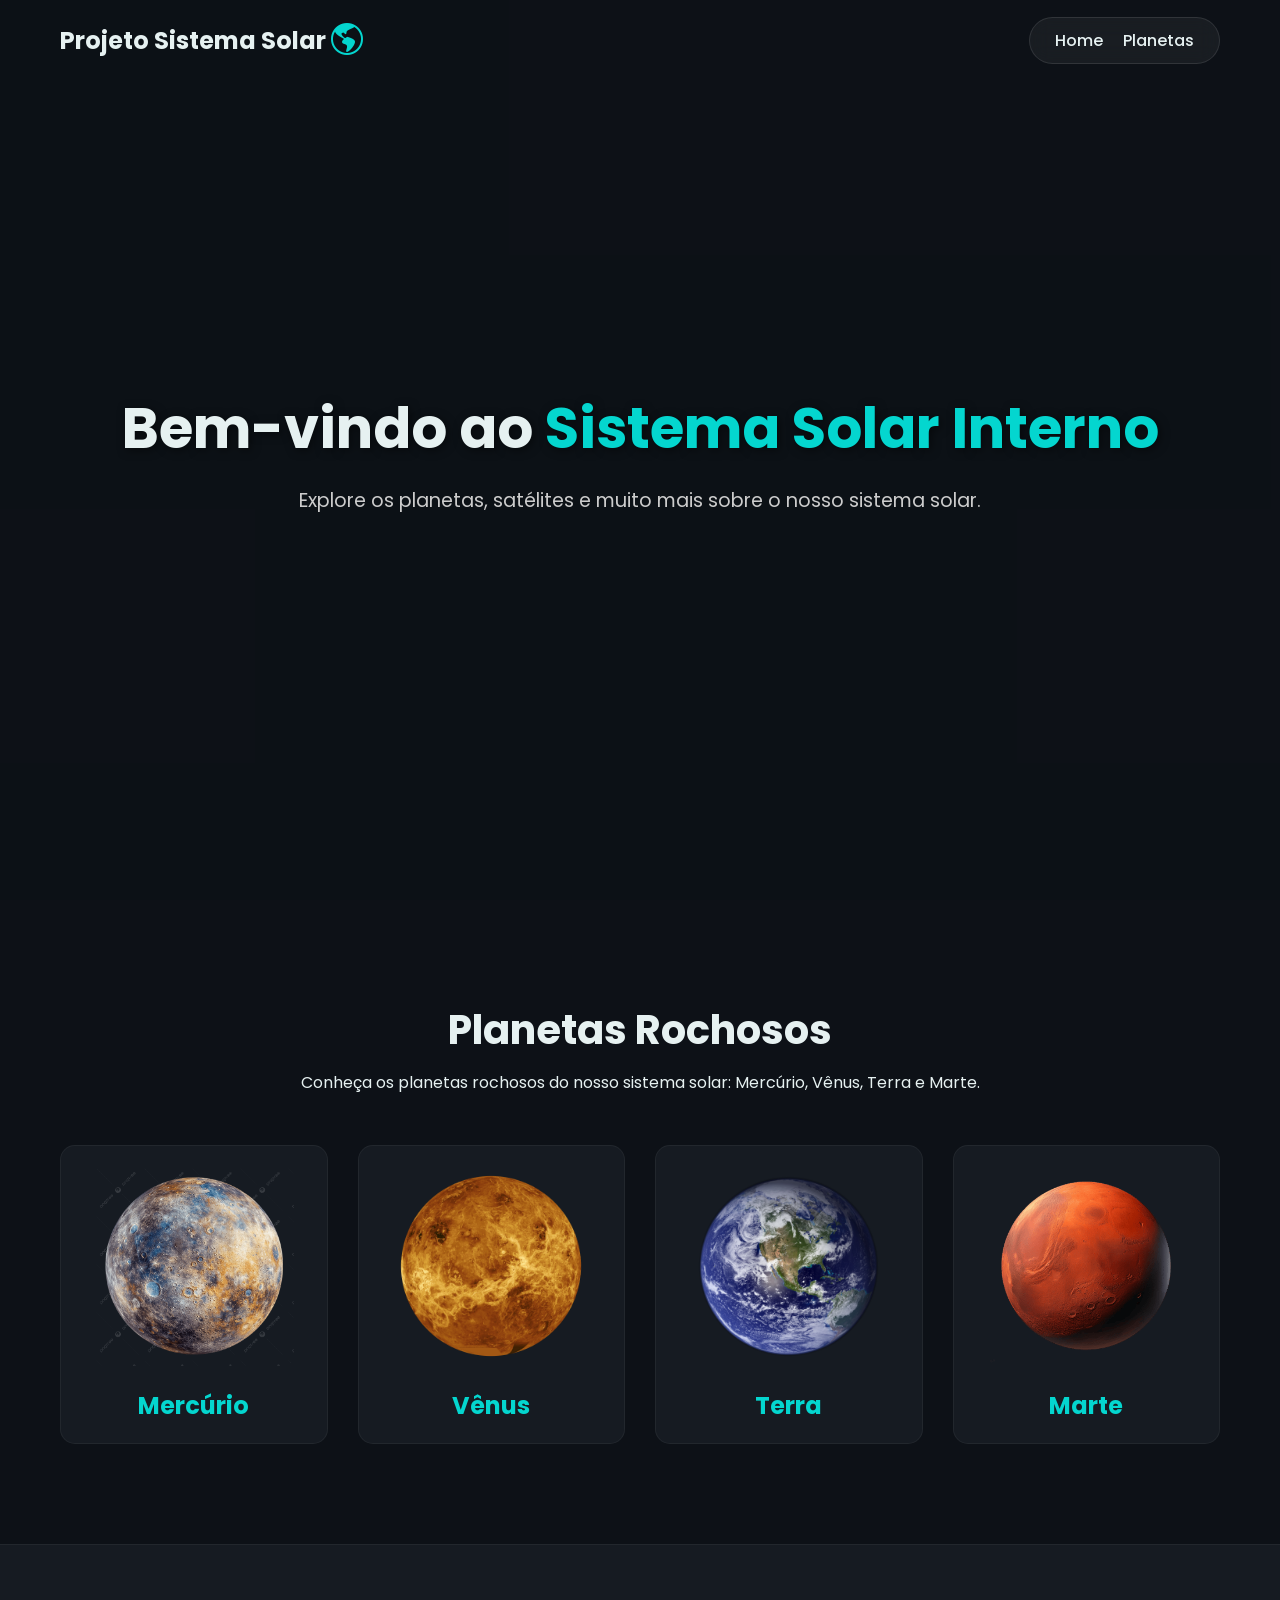
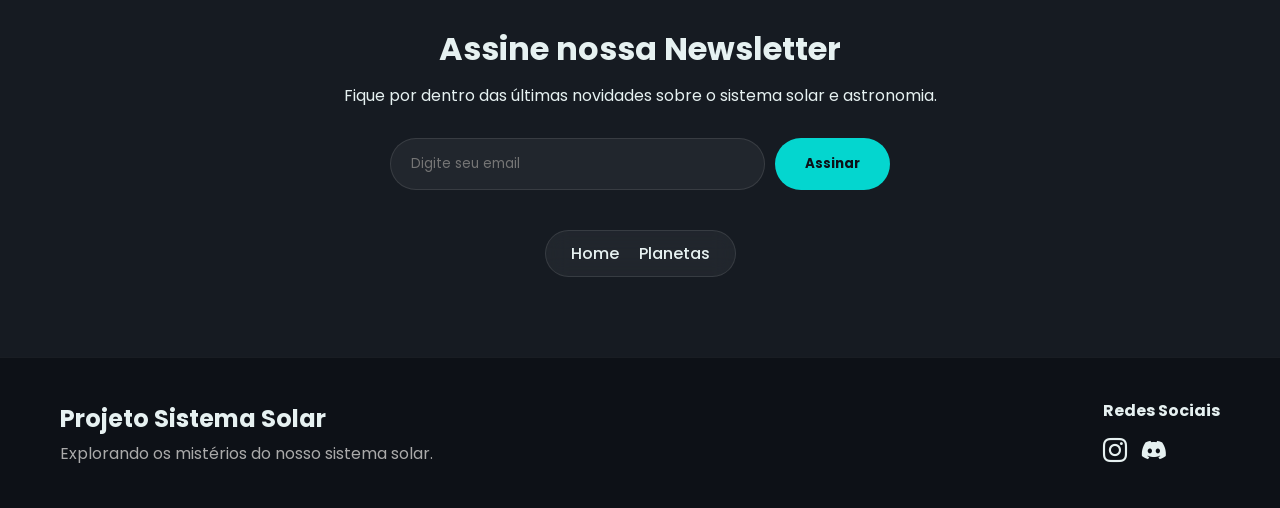
<file: index.html>
<!DOCTYPE html>
<html lang="pt-br">
<head>
    <meta charset="UTF-8">
    <meta name="viewport" content="width=device-width, initial-scale=1.0">
    <title>Sistema Solar Project</title>
    <link rel="stylesheet" href="style.css">
    <link rel="stylesheet" href="https://cdn.jsdelivr.net/npm/bootstrap-icons@1.11.3/font/bootstrap-icons.min.css">
    <link href="https://fonts.googleapis.com/css2?family=Poppins:wght@400;500;700&display=swap" rel="stylesheet">
</head>
<body>
    <header>
        <div class="container header-container">
            <h1>Projeto Sistema Solar <i class="bi bi-globe-americas"></i></h1>
            <nav>
                <ul class="header-menu">
                    <li><a href="home.html" class="item-menu">Home</a></li>
                    <li><a href="planetas.html" class="item-menu">Planetas</a></li>
                </ul>
            </nav>
        </div>
    </header>

    <section class="hero">
        <div class="hero-overlay"></div> <div class="container hero-content">
            <h2>Bem-vindo ao <span style="color: var(--primary);">Sistema Solar Interno</span></h2>
            <p>Explore os planetas, satélites e muito mais sobre o nosso sistema solar.</p>  
        </div>
        <video class="video" autoplay muted loop playsinline>
            <source src="/videos/video_1.mp4" type="video/mp4">
        </video>
    </section>
    
    <section class="planetas_rochosos" id="planetas_rochosos">
        <div class="container">
            <div class="section-title">
                <h2>Planetas Rochosos</h2>
                <p>Conheça os planetas rochosos do nosso sistema solar: Mercúrio, Vênus, Terra e Marte.</p>
            </div>

            <div class="planetas-lista">
                <div class="planeta-item">
                    <img src="/images/mercury.png" alt="Mercúrio">
                    <h3>Mercúrio</h3>
                </div>
                <div class="planeta-item">
                    <img src="/images/venus.png" alt="Vênus">
                    <h3>Vênus</h3>
                </div>
                <div class="planeta-item">
                    <img src="/images/earth.png" alt="Terra">
                    <h3>Terra</h3>
                </div>
                <div class="planeta-item">
                    <img src="/images/mars.png" alt="Marte">
                    <h3>Marte</h3>
                </div>

            </div>
        </div>
    </section>

    <section class="newsletter">
        <div class="container" style="text-align: center; padding: 80px 0;">
            <h2>Assine nossa Newsletter</h2>
            <p>Fique por dentro das últimas novidades sobre o sistema solar e astronomia.</p>
            <form class="newsletter-form">
                <input type="email" placeholder="Digite seu email" required>
                <button type="submit">Assinar</button>
            </form>
            
            <nav style="margin-top: 40px; display: flex; justify-content: center;">
                <ul class="header-menu">

                    <li><a href="home.html" class="item-menu">Home</a></li>
                    <li><a href="planetas.html" class="item-menu">Planetas</a></li>
                </ul>
            </nav>
        </div>
    </section>

    <footer class="footer">
        <div class="container" style="display: flex; justify-content: space-between; align-items: center; padding: 40px 20px;">
            <div class="footer-brand">
                <h2>Projeto Sistema Solar</h2>
                <p style="color: #aaa; margin-top: 5px;">Explorando os mistérios do nosso sistema solar.</p>
            </div>    

            
            <div class="footer-social">
                <h4>Redes Sociais</h4>
                <div style="display: flex; gap: 15px; margin-top: 10px; font-size: 1.5rem;">
                    <a href="#" style="color: var(--light-text); transition: 0.3s;"><i class="bi bi-instagram"></i></a>
                    <a href="#" style="color: var(--light-text); transition: 0.3s;"><i class="bi bi-discord"></i></a>
                </div>
            </div>
        </div>
    </footer>
    
    <script src="java.js"></script>
</body>
</html>
</file>
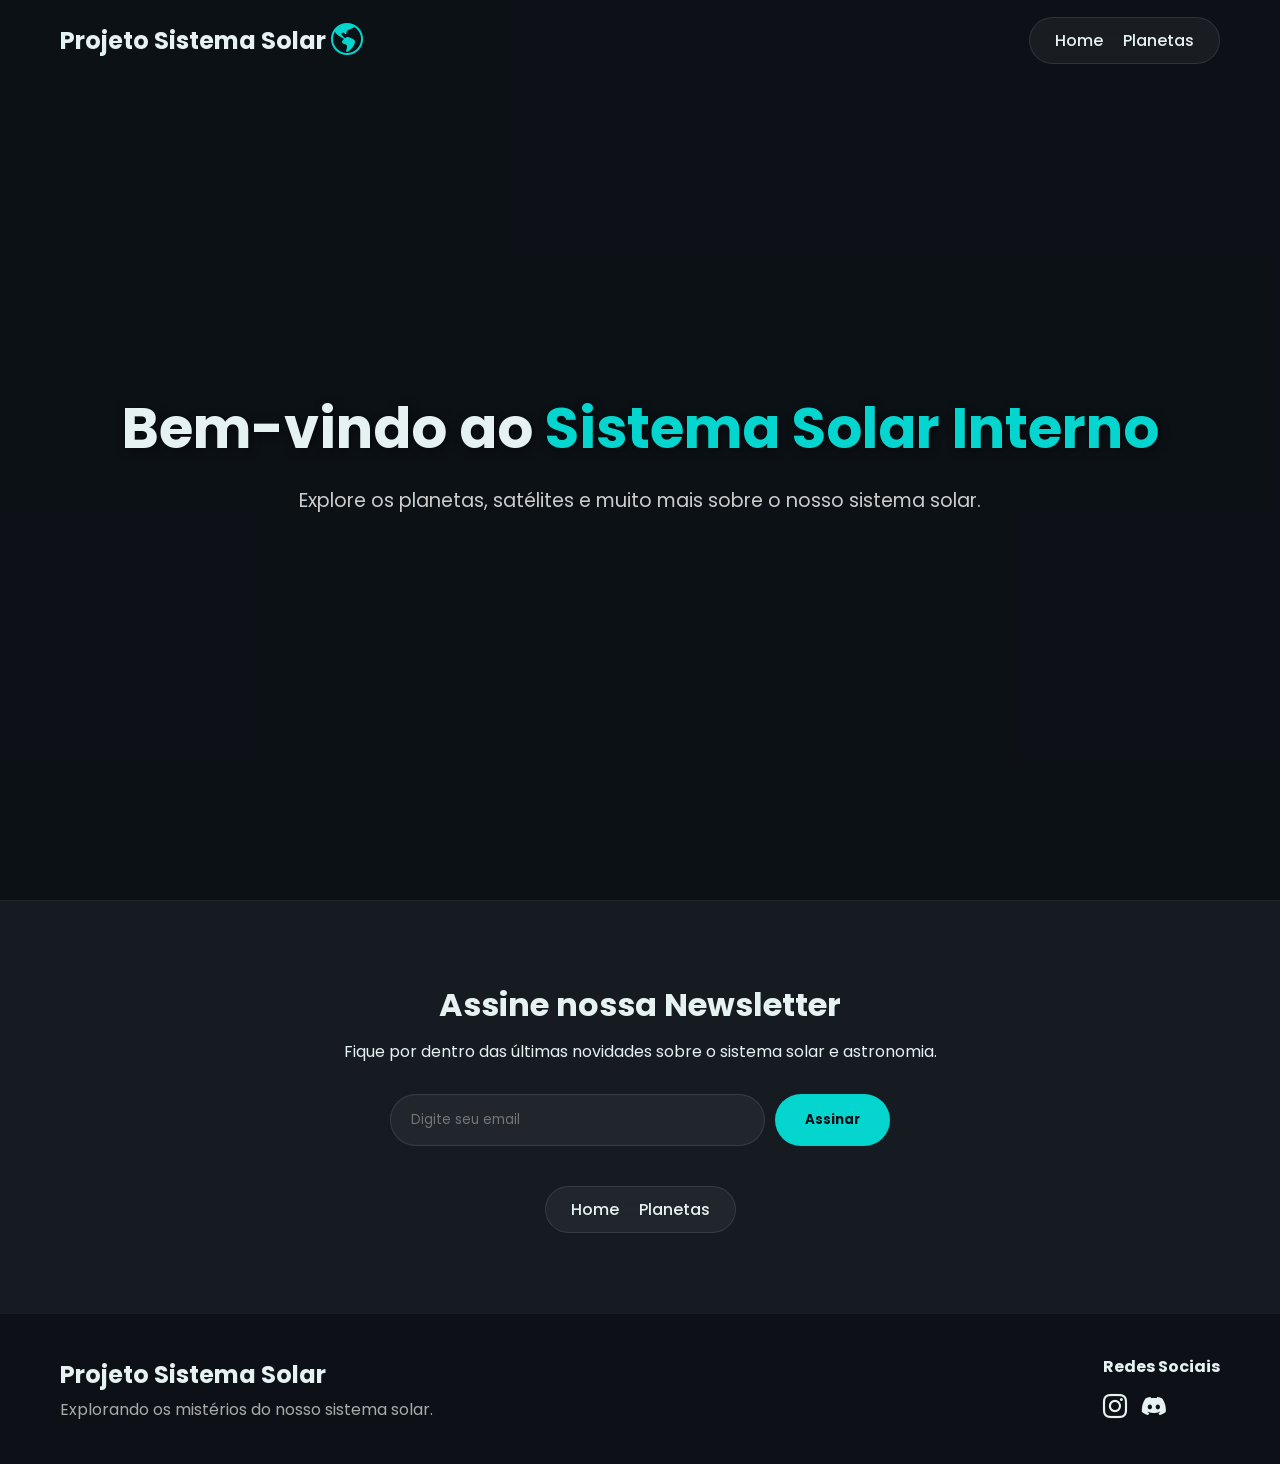
<file: home.html>
<!DOCTYPE html>
<html lang="en">
<head>
    <meta charset="UTF-8">
    <meta name="viewport" content="width=device-width, initial-scale=1.0">
    <title>Document</title>
    <link rel="stylesheet" href="style.css">
    <link rel="stylesheet" href="https://cdn.jsdelivr.net/npm/bootstrap-icons@1.11.3/font/bootstrap-icons.min.css">
    <link href="https://fonts.googleapis.com/css2?family=Poppins:wght@400;500;700&display=swap" rel="stylesheet">
</head>
<body>
       <header>
        <div class="container header-container">
            <h1>Projeto Sistema Solar <i class="bi bi-globe-americas"></i></h1>
            <nav>
                <ul class="header-menu">
                    <li><a href="home.html" class="item-menu">Home</a></li>
                    <li><a href="planetas.html" class="item-menu">Planetas</a></li>
                </ul>
            </nav>
        </div>
    </header>

    <section class="hero">
        <div class="hero-overlay"></div> <div class="container hero-content">
            <h2>Bem-vindo ao <span style="color: var(--primary);">Sistema Solar Interno</span></h2>
            <p>Explore os planetas, satélites e muito mais sobre o nosso sistema solar.</p>  
        </div>
        <video class="video" autoplay muted loop playsinline>
            <source src="/videos/video_1.mp4" type="video/mp4">
        </video>
    </section>
     <section class="newsletter">
        <div class="container" style="text-align: center; padding: 80px 0;">
            <h2>Assine nossa Newsletter</h2>
            <p>Fique por dentro das últimas novidades sobre o sistema solar e astronomia.</p>
            <form class="newsletter-form">
                <input type="email" placeholder="Digite seu email" required>
                <button type="submit">Assinar</button>
            </form>
            
            <nav style="margin-top: 40px; display: flex; justify-content: center;">
                <ul class="header-menu">

                    <li><a href="home.html" class="item-menu">Home</a></li>
                    <li><a href="planetas.html" class="item-menu">Planetas</a></li>
                </ul>
            </nav>
        </div>
    </section>

    <footer class="footer">
        <div class="container" style="display: flex; justify-content: space-between; align-items: center; padding: 40px 20px;">
            <div class="footer-brand">
                <h2>Projeto Sistema Solar</h2>
                <p style="color: #aaa; margin-top: 5px;">Explorando os mistérios do nosso sistema solar.</p>
            </div>    

            
            <div class="footer-social">
                <h4>Redes Sociais</h4>
                <div style="display: flex; gap: 15px; margin-top: 10px; font-size: 1.5rem;">
                    <a href="#" style="color: var(--light-text); transition: 0.3s;"><i class="bi bi-instagram"></i></a>
                    <a href="#" style="color: var(--light-text); transition: 0.3s;"><i class="bi bi-discord"></i></a>
                </div>
            </div>
        </div>
    </footer>

    <script src="java.js"></script>

</body>
</html>
</file>
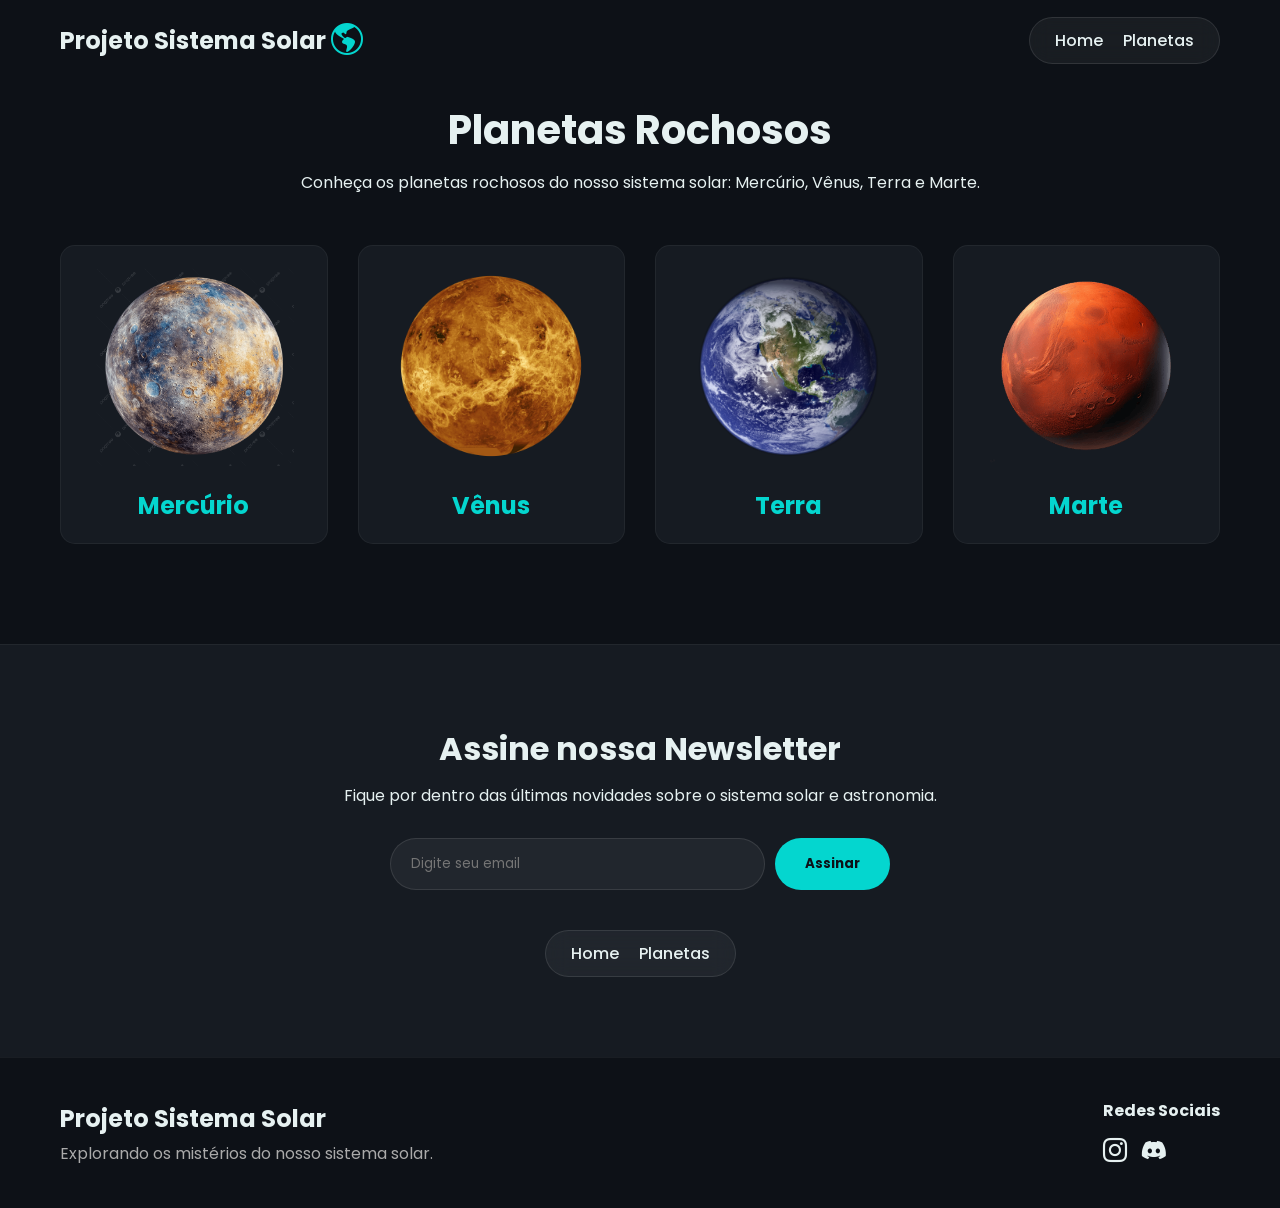
<file: planetas.html>
<!DOCTYPE html>
<html lang="en">
<head>
    <meta charset="UTF-8">
    <meta name="viewport" content="width=device-width, initial-scale=1.0">
    <title>Document</title>
     <link rel="stylesheet" href="style.css">
    <link rel="stylesheet" href="https://cdn.jsdelivr.net/npm/bootstrap-icons@1.11.3/font/bootstrap-icons.min.css">
    <link href="https://fonts.googleapis.com/css2?family=Poppins:wght@400;500;700&display=swap" rel="stylesheet">
</head>
<body>
           <header>
        <div class="container header-container">
            <h1>Projeto Sistema Solar <i class="bi bi-globe-americas"></i></h1>
            <nav>
                <ul class="header-menu">
                    <li><a href="home.html" class="item-menu">Home</a></li>
                    <li><a href="planetas.html" class="item-menu">Planetas</a></li>
                </ul>
            </nav>
        </div>
    </header>
    <section class="planetas_rochosos" id="planetas_rochosos">
        <div class="container">
            <div class="section-title">
                <h2>Planetas Rochosos</h2>
                <p>Conheça os planetas rochosos do nosso sistema solar: Mercúrio, Vênus, Terra e Marte.</p>
            </div>

            <div class="planetas-lista">
                <div class="planeta-item">
                    <img src="/images/mercury.png" alt="Mercúrio">
                    <h3>Mercúrio</h3>
                </div>
                <div class="planeta-item">
                    <img src="/images/venus.png" alt="Vênus">
                    <h3>Vênus</h3>
                </div>
                <div class="planeta-item">
                    <img src="/images/earth.png" alt="Terra">
                    <h3>Terra</h3>
                </div>
                <div class="planeta-item">
                    <img src="/images/mars.png" alt="Marte">
                    <h3>Marte</h3>
                </div>

            </div>
        </div>
    </section>

     <section class="newsletter">
        <div class="container" style="text-align: center; padding: 80px 0;">
            <h2>Assine nossa Newsletter</h2>
            <p>Fique por dentro das últimas novidades sobre o sistema solar e astronomia.</p>
            <form class="newsletter-form">
                <input type="email" placeholder="Digite seu email" required>
                <button type="submit">Assinar</button>
            </form>
            
            <nav style="margin-top: 40px; display: flex; justify-content: center;">
                <ul class="header-menu">

                    <li><a href="home.html" class="item-menu">Home</a></li>
                    <li><a href="planetas.html" class="item-menu">Planetas</a></li>
                </ul>
            </nav>
        </div>
    </section>

    <footer class="footer">
        <div class="container" style="display: flex; justify-content: space-between; align-items: center; padding: 40px 20px;">
            <div class="footer-brand">
                <h2>Projeto Sistema Solar</h2>
                <p style="color: #aaa; margin-top: 5px;">Explorando os mistérios do nosso sistema solar.</p>
            </div>    

            
            <div class="footer-social">
                <h4>Redes Sociais</h4>
                <div style="display: flex; gap: 15px; margin-top: 10px; font-size: 1.5rem;">
                    <a href="#" style="color: var(--light-text); transition: 0.3s;"><i class="bi bi-instagram"></i></a>
                    <a href="#" style="color: var(--light-text); transition: 0.3s;"><i class="bi bi-discord"></i></a>
                </div>
            </div>
        </div>
    </footer>

     <script src="java.js"></script>
</body>
</html>
</file>
<file: style.css>
:root {
    --primary: #04d6cf;
    --dark-bg: #0d1117;
    --card-bg: #161b22;
    --light-text: #e6f1f1;
}

* {
    margin: 0; 
    padding: 0; 
    box-sizing: border-box; 
    font-family: 'Poppins', sans-serif;
}

body {
    background-color: var(--dark-bg);
    color: var(--light-text);
    overflow-x: hidden;
}

.container {

    max-width: 1200px;
    margin: 0 auto;
    padding: 20px;
}

header {
    position: absolute;
    width: 100%;
    z-index: 10;
}

.header-container {
    height: 80px;
    display: flex;
    align-items: center;
    justify-content: space-between;
}

h1 {

    font-size: 1.5rem;
    display: flex;
    align-items: center;
    gap: 5px;
}

h1 i {
    color: var(--primary);
    font-size: 2rem;
}

.header-menu {
    display: flex;
    gap: 20px;
    list-style: none; 
    padding: 10px 25px;
    background: rgba(255, 255, 255, 0.05);
    backdrop-filter: blur(10px);
    border-radius: 40px;
    border: 1px solid rgba(255, 255, 255, 

0.1);
}

.item-menu {
    color: var(--light-text);
    text-decoration: none;
    font-weight: 500;
    transition: color 0.3s ease;
}

.item-menu:hover {
    color: var(--primary);
}

.hero {
    height: 100vh; 
    display: flex;
    align-items: center;
    justify-content: center;
    position: relative;

    text-align: center;
}

.hero-overlay {
    position: absolute;
    top: 0; left: 0; right: 0; bottom: 0;
    background: rgba(13, 17, 23, 0.6);
    z-index: -1;
}

.hero-content {
    z-index: 1;
}

.hero h2 {
    font-size: 3.5rem;
    margin-bottom: 15px;
    text-shadow: 2px 2px 10px rgba(0,0,0,0.5);
}


.hero p {
    font-size: 1.2rem;
    color: #ccc;
}

.video {
    position: absolute;
    top: 0;
    left: 0;
    width: 100%;
    height: 100%;
    object-fit: cover;
    z-index: -2;
}
.planetas_rochosos {
    padding: 80px 0;
}

.section-title {
    text-align: center;
    margin-bottom: 50px;
}

.section-title h2 {
    font-size: 2.5rem;
    margin-bottom: 10px;
}

.planetas-lista {
    display: grid;
    grid-template-columns: repeat(auto-fit, minmax(250px, 1fr));
    gap: 30px;
}  

.planeta-item {
    background-color: var(--card-bg);

    padding: 20px;
    border-radius: 15px;
    text-align: center;
    border: 1px solid rgba(255,255,255,0.05);
    transition: transform 0.3s ease, box-shadow 0.3s ease;
}

.planeta-item:hover {
    transform: translateY(-10px); 
    box-shadow: 0 10px 20px rgba(4, 214, 207, 0.1);
    border-color: rgba(4, 214, 207, 0.3);
}

.planeta-item img {
    max-width: 100%;
    height: 200px; 
    object-fit: cover;

    border-radius: 10px;
    margin-bottom: 15px;
}

.planeta-item h3 {
    font-size: 1.5rem;
    color: var(--primary);
}

.newsletter {
    background-color: var(--card-bg);
    border-top: 1px solid rgba(255,255,255,0.05);
}

.newsletter h2 {
    font-size: 2rem;
    margin-bottom: 10px;
}

.newsletter-form {
    display: flex;
    gap: 10px;
    max-width: 500px;
    margin: 30px auto 0;
}

.newsletter-form input {
    flex: 1;
    padding: 15px 20px;
    border: 1px solid rgba(255, 255, 255, 0.1);
    border-radius: 30px;
    background: rgba(255, 255, 255, 0.05);
    color: var(--light-text);
    outline: none;
    transition: border-color 0.3s;
}

.newsletter-form input:focus {
    border-color: var(--primary);

}

.newsletter-form button {
    padding: 15px 30px;
    border: none;
    border-radius: 30px;
    background-color: var(--primary);
    color: var(--dark-bg);
    font-weight: bold;
    cursor: pointer;
    transition: transform 0.3s, box-shadow 0.3s;
}

.newsletter-form button:hover {
    transform: scale(1.05);
    box-shadow: 0 0 15px rgba(4, 214, 207, 0.4);
}

.footer {
    background-color: var(--dark-bg);
    border-top: 1px solid rgba(255,255,255,0.05);
}

.footer-social a:hover {
    color: var(--primary) !important;
}
</file>
